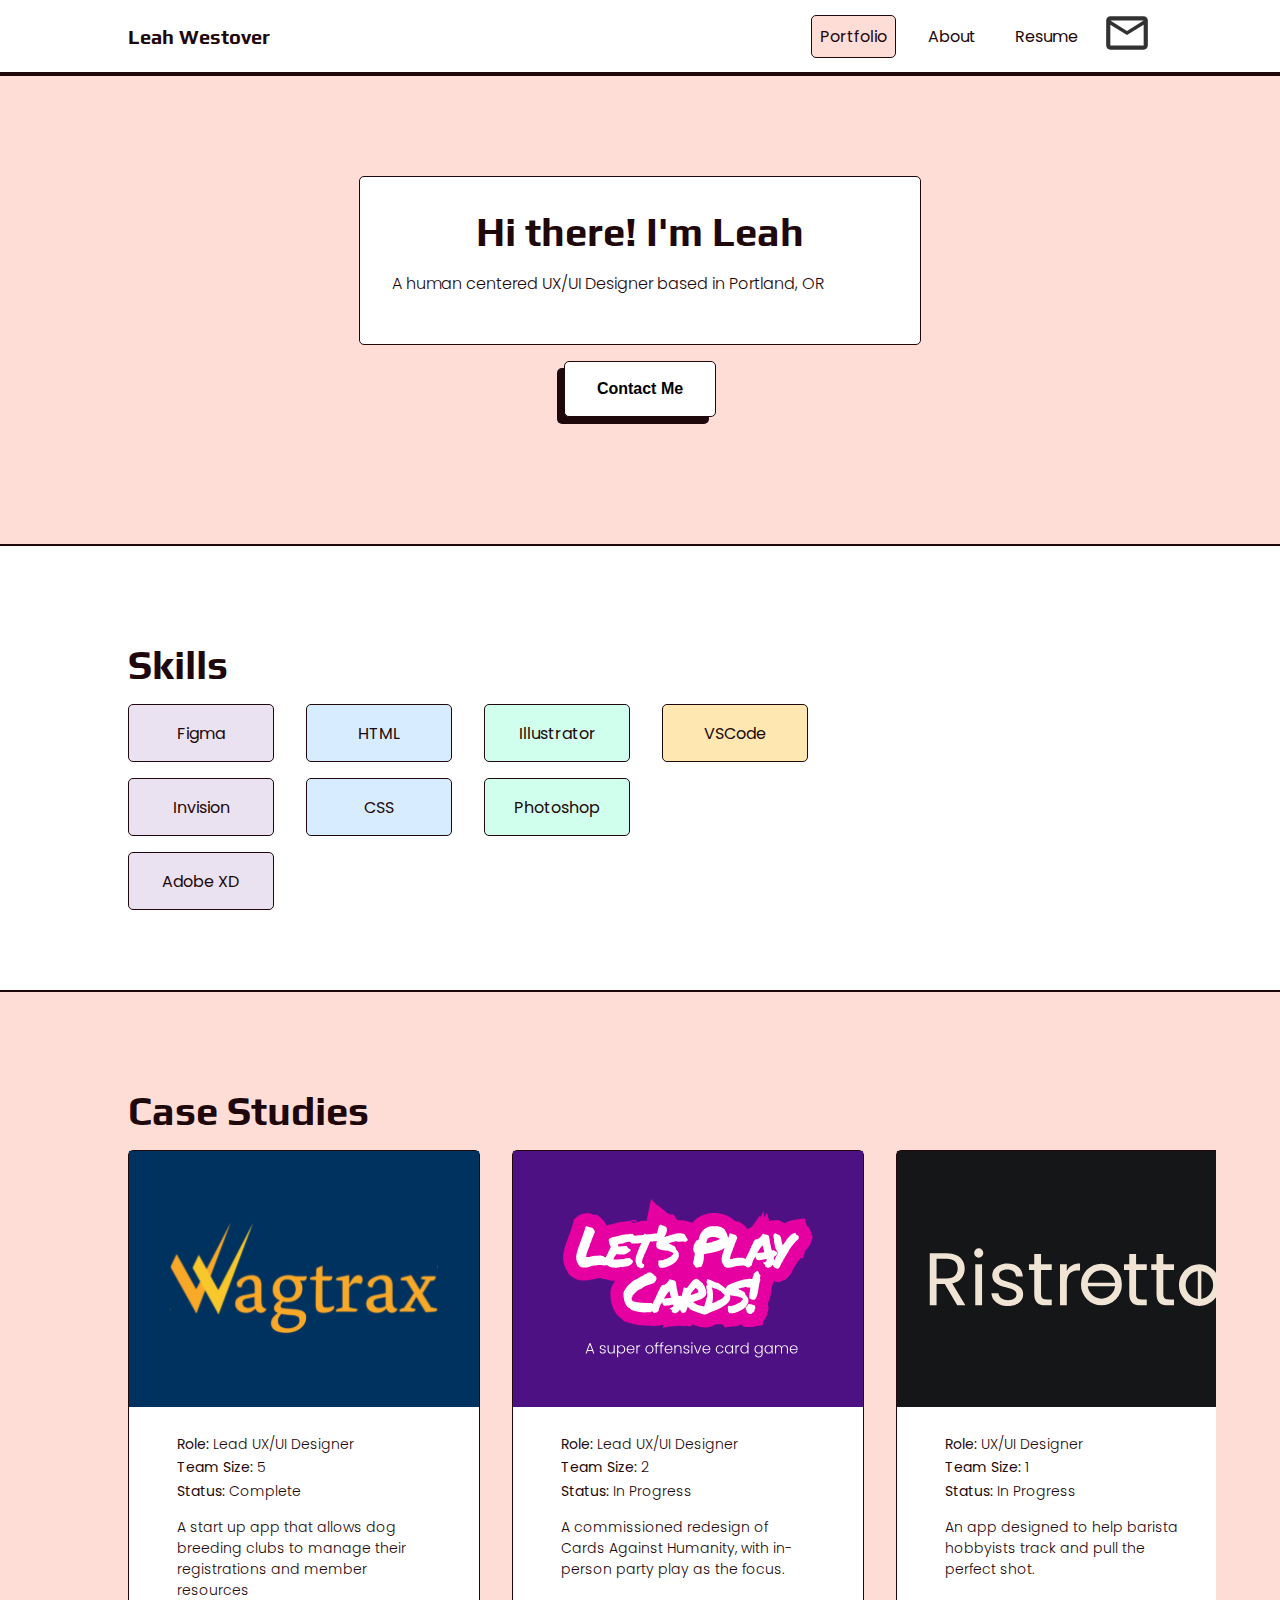
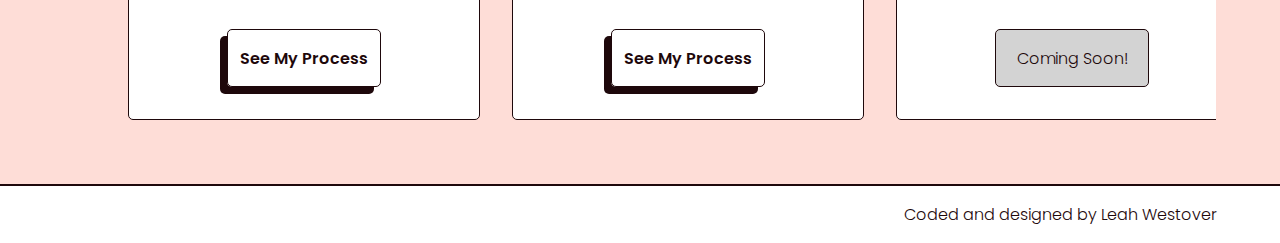
<file: index.html>
<!DOCTYPE html>
<html lang="en">

<head>
	<meta charset="UTF-8">
	<meta name="viewport" content="width=device-width, initial-scale=1.0">
	<meta http-equiv="X-UA-Compatible" content="ie=edge">
	<title>Leah Westover</title>
	<link rel="stylesheet" href="css/main.css">
	<link rel="preconnect" href="https://fonts.googleapis.com">
	<link rel="preconnect" href="https://fonts.gstatic.com" crossorigin>
	<link href="https://fonts.googleapis.com/css2?family=Play:wght@400;700&display=swap" rel="stylesheet">
	<link rel="preconnect" href="https://fonts.googleapis.com">
	<link rel="preconnect" href="https://fonts.gstatic.com" crossorigin>
	<link
		href="https://fonts.googleapis.com/css2?family=Poppins:ital,wght@0,100;0,200;0,300;0,400;0,500;0,600;0,700;0,800;0,900;1,100;1,200;1,300;1,400;1,500;1,600;1,700;1,800;1,900&display=swap"
		rel="stylesheet">
	
</head>

<body>
	
	<nav>
		<div class="navbar">
			<a href="index.html" class="logo">Leah Westover</a>
			<div class="rightcol">
				<ul class="links">
					<a href="index.html"><li class="selectedpage">Portfolio</li></a>
					<a href="about.html"><li>About</li></a>
					<a href="images/Resume.pdf"><li>Resume</li></a>
				</ul>
				<a href="mailto:leahspencewestover@gmail.com"><img class="email" src="images/emailicon.svg"></a>
				<div class="menu-btn">
					<div class="menu-btn__burger">
				</div>
			</div>
		</div>
	</nav>
	
	<div class="menu">
		<ul>
			<li><a href="index.html">Portfolio</a></li>
			<li><a href="about.html">About Me</a></li>
			<li><a href="images/Resume.pdf">Resume</a></li>
			<li><a href="mailto:leahspencewestover@gmail.com">Contact</a></li>
		</ul>
	</div>
	<script src="main.js"></script>
	
	<section class="hero">
		<div class="content">
				<div class="headline">
					<h1>Hi there! I'm Leah</h1>
					<p>A human centered UX/UI Designer based in Portland, OR</p>
				</div>
				<a href="mailto:leahspencewestover@gmail.com"><button class="cta">Contact Me</button></a>
			</div>
		</div>
	</section>
	
	<section class="skills">
		<div class="content">
			<h1>Skills</h1>
				<ul>
					<div class="protoolscol">
						<li class="prototools">Figma</li>
						<li class="prototools">Invision</li>
						<li class="prototools">Adobe XD</li>
					</div>
					<div class="languagescol">
						<li class="languages">HTML</li>
						<li class="languages">CSS</li>
					</div>
					<div class="arttoolscol">
						<li class="arttools">Illustrator</li>
						<li class="arttools">Photoshop</li>
					</div>
					<div class="codingtoolscol">
						<li class="codingtools">VSCode</li>
					</div>
				</ul>
		</div>
	</section>
	
	<section class="casestudies">
		<div class="content">
			<h1>Case Studies</h1>
				<div class="cardscontainer">
					<div class="card" class="casestudy1">
						<div class="cardcontent">
							<img src="images/Wagtrax_logo.svg" alt="Wagtrax" class="CS1">
							<div class="cardtext">
								<div class="overview">
									<p><strong>Role:</strong> Lead UX/UI Designer</p>
									<p><strong>Team Size:</strong> 5</p>
									<p><strong>Status:</strong> Complete</p>
								</div>
								<div class="summary">
									<p>A start up app that allows dog breeding clubs to manage their registrations and member resources</p>
								</div>
							<a href="wagtrax.html" class="caselink">See My Process</a>
							</div>
						</div>
					</div>
					<div class="card" class="casestudy2">
						<div class="cardcontent">
							<img class="CS2" src="images/LPC_Logo.svg" alt="Let's Play Cards! A super offensive card game">
							<div class="cardtext">
								<div class="overview">
									<p><strong>Role:</strong> Lead UX/UI Designer</p>
									<p><strong>Team Size:</strong> 2</p>
									<p><strong>Status:</strong> In Progress</p>
								</div>
								<div class="summary">
								<p>A commissioned redesign of Cards Against Humanity, with in-person party play as the focus.</p>
								</div>
								<a href="#" class="caselink">See My Process</a>
							</div>
						</div>
					</div>
					<div class="card" class="casestudy3">
						<div class="cardcontent">
							<img class="CS3" src="images/Ristretto.svg" alt="Let's Play Cards! A super offensive card game">
							<div class="cardtext">
								<div class="overview">
									<p><strong>Role:</strong> UX/UI Designer</p>
									<p><strong>Team Size:</strong> 1</p>
									<p><strong>Status:</strong> In Progress</p>
								</div>
								<div class="summary">
									<p>An app designed to help barista hobbyists track and pull the perfect shot.</p>
								</div>
								<div class="disabled">Coming Soon!</div>
							</div>
						</div>
					</div>
				</div>
		</div>
	</section>

	<footer>
		<div class="content">
			<p>Coded and designed by Leah Westover</p>
		</div>
	</footer>
</body>
</file>
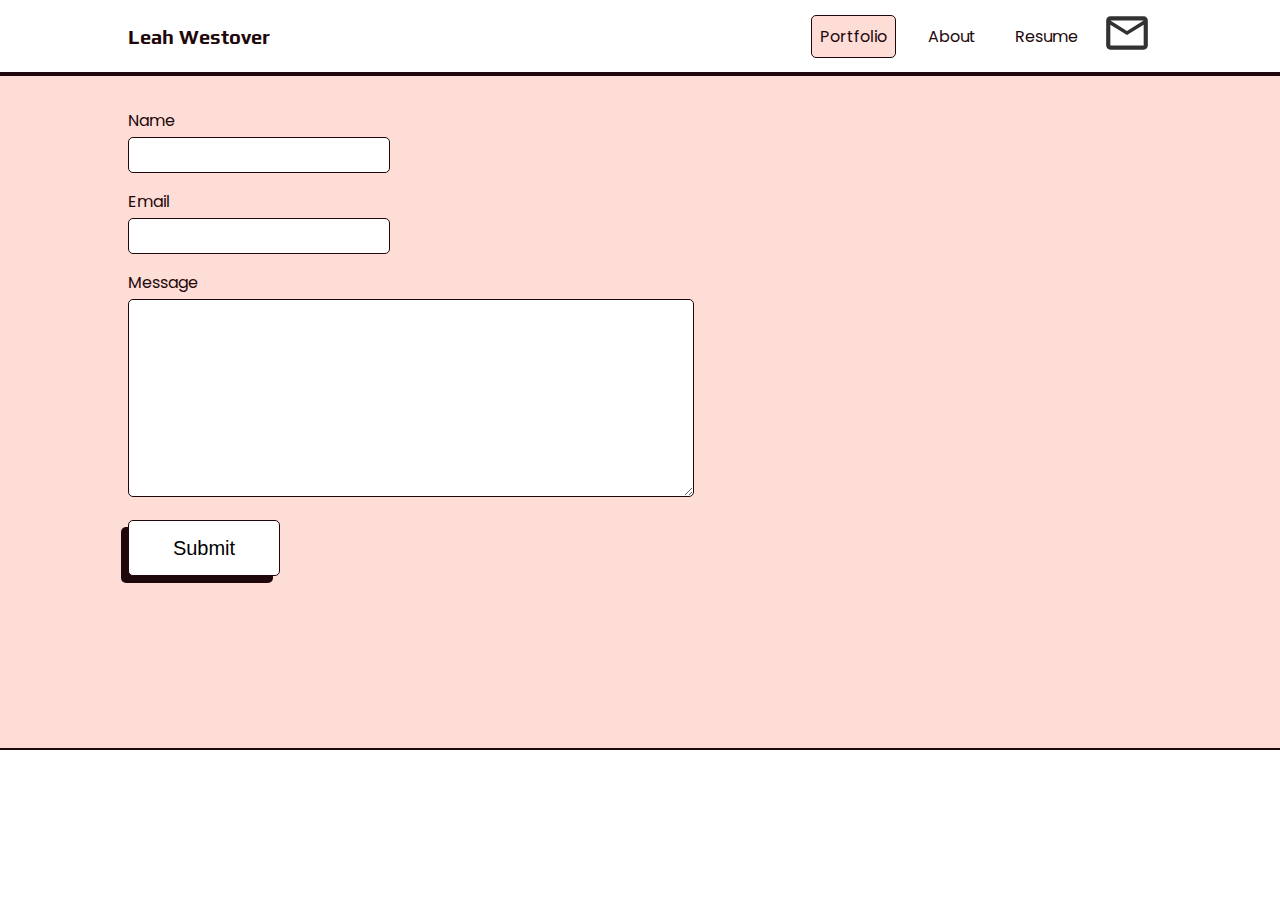
<file: contact.html>
<!DOCTYPE html>
<html lang="en">

<head>
	<meta charset="UTF-8">
	<meta name="viewport" content="width=device-width, initial-scale=1.0">
	<meta http-equiv="X-UA-Compatible" content="ie=edge">
	<title>Leah Westover</title>
	<link rel="stylesheet" href="css/main.css">
	<link rel="preconnect" href="https://fonts.googleapis.com">
	<link rel="preconnect" href="https://fonts.gstatic.com" crossorigin>
	<link href="https://fonts.googleapis.com/css2?family=Play:wght@400;700&display=swap" rel="stylesheet">
	<link rel="preconnect" href="https://fonts.googleapis.com">
	<link rel="preconnect" href="https://fonts.gstatic.com" crossorigin>
	<link
		href="https://fonts.googleapis.com/css2?family=Poppins:ital,wght@0,100;0,200;0,300;0,400;0,500;0,600;0,700;0,800;0,900;1,100;1,200;1,300;1,400;1,500;1,600;1,700;1,800;1,900&display=swap"
		rel="stylesheet">
	
</head>

<body>
	
	<nav>
		<div class="navbar">
			<a href="index.html" class="logo">Leah Westover</a>
			<div class="rightcol">
				<ul class="links">
					<a href="index.html"><li class="selectedpage">Portfolio</li></a>
					<a href="about.html"><li>About</li></a>
					<a href="images/Resume.pdf"><li>Resume</li></a>
				</ul>
				<a href="mailto:leahspencewestover@gmail.com"><img class="email" src="images/emailicon.svg"></a>
				<div class="menu-btn">
					<div class="menu-btn__burger">
				</div>
			</div>
		</div>
	</nav>
	
	<div class="menu">
		<ul>
			<li><a href="index.html">Portfolio</a></li>
			<li><a href="about.html">About Me</a></li>
			<li><a href="images/Resume.pdf">Resume</a></li>
			<li><a href="mailto:leahspencewestover@gmail.com">Contact</a></li>
		</ul>
	</div>
	
	<section class="contact">
		<form>
			<div class="flexfields">
				<div>
					<label for="name">Name</label><br>
					<input type="text" required>
				</div>
				<div>
					<label for="email">Email</label><br>
					<input type="text" required>
				</div>
			</div>
			<div>
			<label for="message">Message</label><br>
			<textarea></textarea>
			</div>
			<button type="submit">Submit</button>
		</form>
	</section>

	<script src="main.js"></script>
</body>
</file>
<file: css/main.css>
:root {
  --primary-color: #1E080B;
  --link-color: #0160B8;
  --pink: #FEDDD7;
  --blue: #D7ECFF;
  --green: #D0FFED;
  --yellow: #FFE7B1;
  --purple: #EAE2F0;
}

html {
  font-size: 16px;
  margin: 0;
  padding: 0;
}

body {
  margin: 0;
  padding: 0;
  width: 100vw;
  height: 100vh;
  font-family: 'Poppins';
  color: var(--primary-color);
  background: white;
  overflow-x: hidden;
}

body h1 {
  font-size: 2.5rem;
  font-family: play;
  font-weight: bold;
  margin: 0;
}

body h2 {
  font-family: play;
  font-weight: regular;
  font-size: 1.875rem;
}

body p {
  font-family: poppins;
  font-weight: 300;
}

body a {
  text-decoration: none;
  color: var(--primary-color);
}

body section {
  width: 100vw;
  height: auto;
  margin: 0;
  padding: 2rem 0 0 0;
  border-bottom: solid 2px var(--primary-color);
}

body section h1 {
  text-align: center;
}

body section .content {
  width: 80vw;
  margin: 4rem auto 4rem auto;
  max-width: 1000px;
}

body section .content img {
  max-width: 80vw;
}

.cta {
  position: relative;
  cursor: pointer;
  background: white;
  font-size: 16px;
  font-weight: 600;
  width: 9.5rem;
  height: 3.5rem;
  border: solid var(--primary-color) 1px;
  border-radius: 5px;
  margin: 1rem auto;
  -webkit-box-shadow: -7px 7px var(--primary-color);
          box-shadow: -7px 7px var(--primary-color);
}

.cta:hover {
  background: var(--yellow);
}

.cta:active {
  -webkit-box-shadow: none;
          box-shadow: none;
  top: 7px;
  left: -7px;
}

nav {
  position: fixed;
  z-index: 1;
  background: white;
  border-bottom: solid var(--primary-color) 4px;
  width: 100vw;
  height: 4.5rem;
}

nav .navbar {
  display: -webkit-box;
  display: -ms-flexbox;
  display: flex;
  width: 80%;
  height: 100%;
  margin: auto;
  max-width: 1200px;
}

nav .navbar .logo {
  color: var(--primary-color);
  width: 200px;
  font-family: play;
  font-weight: bold;
  font-size: 1.25rem;
  text-align: left;
  margin: auto;
}

nav .navbar .rightcol {
  width: 100%;
  margin: auto;
  display: -webkit-box;
  display: -ms-flexbox;
  display: flex;
  -webkit-box-pack: right;
      -ms-flex-pack: right;
          justify-content: right;
}

nav .navbar .rightcol .email {
  position: relative;
}

nav .navbar .rightcol .menu-btn {
  display: -webkit-box;
  display: -ms-flexbox;
  display: flex;
  -webkit-box-pack: right;
      -ms-flex-pack: right;
          justify-content: right;
  -webkit-box-align: center;
      -ms-flex-align: center;
          align-items: center;
  width: 50px;
  height: 50px;
  cursor: pointer;
  -webkit-transition: all .5s ease-in-out;
  transition: all .5s ease-in-out;
}

nav .navbar .rightcol .menu-btn .menu-btn__burger {
  width: 35px;
  height: 4px;
  background: var(--primary-color);
  border-radius: 5px;
  -webkit-transition: all .5s ease-in-out;
  transition: all .5s ease-in-out;
}

nav .navbar .rightcol .menu-btn .menu-btn__burger::before,
nav .navbar .rightcol .menu-btn .menu-btn__burger::after {
  content: '';
  position: absolute;
  width: 35px;
  height: 4px;
  background: var(--primary-color);
  border-radius: 5px;
  -webkit-transition: all .5s ease-in-out;
  transition: all .5s ease-in-out;
}

nav .navbar .rightcol .menu-btn .menu-btn__burger::before {
  -webkit-transform: translateY(-12px);
          transform: translateY(-12px);
}

nav .navbar .rightcol .menu-btn .menu-btn__burger::after {
  -webkit-transform: translateY(12px);
          transform: translateY(12px);
}

nav .navbar .rightcol .menu-btn .menu-btn.open .menu-btn__burger {
  -webkit-transform: translateX(-50px);
          transform: translateX(-50px);
  background: transparent;
}

nav .navbar .rightcol .menu-btn .menu-btn.open .menu-btn__burger::before {
  -webkit-transform: rotate(45deg) translate(35px, -35px);
          transform: rotate(45deg) translate(35px, -35px);
}

nav .navbar .rightcol .menu-btn .menu-btn.open .menu-btn__burger::after {
  -webkit-transform: rotate(-45deg) translate(35px, 35px);
          transform: rotate(-45deg) translate(35px, 35px);
}

nav .navbar .rightcol .links {
  margin: 0 1rem 0 0;
  padding: 0;
  width: 275px;
}

nav .navbar .rightcol li {
  display: -webkit-box;
  display: -ms-flexbox;
  display: flex;
  -webkit-box-pack: justify;
      -ms-flex-pack: justify;
          justify-content: space-between;
  list-style-type: none;
  text-decoration: none;
  color: var(--primary-color);
  padding: .5rem;
}

nav .navbar .rightcol li.selectedpage {
  background: var(--pink);
  border: solid var(--primary-color) 1px;
  border-radius: 5px;
}

nav .navbar .rightcol li:hover:not(.selectedpage) {
  font-weight: 600;
}

.menu {
  display: none;
  position: fixed;
  top: 4.6rem;
  width: 100%;
  height: 100%;
  background: white;
  z-index: 1;
}

.menu ul {
  list-style-type: none;
  margin: auto, 0;
  width: 80%;
  padding-left: 10vw;
}

.menu ul li {
  position: relative;
  font-size: 2rem;
  color: var(--primary-color);
  padding-top: 4rem;
}

footer {
  background: white;
  margin: 0;
  width: 100%;
  height: 3.5rem;
  z-index: 1;
}

footer .content {
  display: -webkit-box;
  display: -ms-flexbox;
  display: flex;
  -webkit-box-pack: right;
      -ms-flex-pack: right;
          justify-content: right;
  -webkit-box-align: center;
      -ms-flex-align: center;
          align-items: center;
  width: 95%;
}

footer .content p {
  text-align: right;
}

/*Home Page specific*/
.hero {
  background: var(--pink);
  border-bottom: solid var(--primary-color) 2px;
  margin: 0;
  padding: 4rem 0 0 0;
  width: 100vw;
  min-height: 480px;
  height: auto;
  display: -webkit-box;
  display: -ms-flexbox;
  display: flex;
  -webkit-box-pack: center;
      -ms-flex-pack: center;
          justify-content: center;
  -webkit-box-align: center;
      -ms-flex-align: center;
          align-items: center;
}

.hero .content {
  display: -webkit-box;
  display: -ms-flexbox;
  display: flex;
  -webkit-box-orient: vertical;
  -webkit-box-direction: normal;
      -ms-flex-direction: column;
          flex-direction: column;
  -webkit-box-pack: center;
      -ms-flex-pack: center;
          justify-content: center;
  -webkit-box-align: center;
      -ms-flex-align: center;
          align-items: center;
  margin: auto;
  width: 80vw;
  max-width: 1200px;
}

.hero .content .headline {
  position: relative;
  width: 80%;
  max-width: 31rem;
  height: auto;
  padding: 2rem;
  background: white;
  border: solid var(--primary-color) 1px;
  border-radius: 5px;
}

.hero .content .headline h1 {
  margin-bottom: .5rem;
}

.skills {
  width: 100vw;
  min-height: 350px;
  height: auto;
  background: white;
  border-bottom: solid var(--primary-color) 2px;
  margin: 0;
}

.skills .content {
  width: 80vw;
  max-width: 1200px;
  margin: auto;
  padding: 4rem 0;
}

.skills .content h1 {
  text-align: left;
}

.skills .content ul {
  margin: 1rem auto;
  padding: 0;
  list-style-type: none;
  width: 80vw;
}

.skills .content ul li {
  width: auto;
  max-width: 20rem;
  height: 3.5rem;
  display: -webkit-box;
  display: -ms-flexbox;
  display: flex;
  -webkit-box-pack: center;
      -ms-flex-pack: center;
          justify-content: center;
  -webkit-box-align: center;
      -ms-flex-align: center;
          align-items: center;
  border: solid var(--primary-color) 1px;
  border-radius: 5px;
  margin: .5rem;
}

.skills .content ul .prototools {
  background: var(--purple);
}

.skills .content ul .languages {
  background: var(--blue);
}

.skills .content ul .arttools {
  background: var(--green);
}

.skills .content ul .codingtools {
  background: var(--yellow);
}

.casestudies {
  background: var(--pink);
  width: 100vw;
  height: auto;
  margin: 0;
  border-bottom: solid 2px var(--primary-color);
}

.casestudies .content {
  width: 80vw;
  margin: auto;
  max-width: 1200px;
  padding: 4rem 0;
}

.casestudies .content h1 {
  text-align: left;
}

.casestudies .content .cardscontainer {
  width: 85vw;
  overflow-x: scroll;
  display: -webkit-box;
  display: -ms-flexbox;
  display: flex;
  -webkit-box-orient: vertical;
  -webkit-box-direction: normal;
      -ms-flex-direction: column;
          flex-direction: column;
}

.casestudies .content .card {
  background: white;
  border: solid var(--primary-color) 1px;
  border-radius: 5px;
  width: auto;
  max-width: 350px;
  height: auto;
  margin: 1rem 0;
}

.casestudies .content .card .cardcontent {
  height: auto;
  width: 350px;
  max-width: 350px;
  display: -webkit-box;
  display: -ms-flexbox;
  display: flex;
  -webkit-box-orient: vertical;
  -webkit-box-direction: normal;
      -ms-flex-direction: column;
          flex-direction: column;
  -webkit-box-pack: center;
      -ms-flex-pack: center;
          justify-content: center;
}

.casestudies .content .card .cardcontent img {
  width: auto;
  max-width: 350px;
  height: 7rem;
  margin: 0;
}

.casestudies .content .card .cardcontent img.CS1 {
  background: #003260;
  padding: 4.5rem 0 4.5rem 0;
}

.casestudies .content .card .cardcontent img.CS2 {
  background: #4E1184;
  height: 10rem;
  padding: 3rem 0 3rem 0;
}

.casestudies .content .card .cardcontent img.CS3 {
  background: #151618;
  padding: 4.5rem 0 4.5rem 0;
}

.casestudies .content .card .cardcontent .cardtext {
  padding: 1.5rem 2rem;
}

.casestudies .content .card .cardcontent .overview {
  line-height: 1.25rem;
  height: 5rem;
}

.casestudies .content .card .cardcontent .summary {
  height: 7rem;
}

.casestudies .content .card .cardcontent .overview, .casestudies .content .card .cardcontent .summary {
  font-size: 14px;
}

.casestudies .content .card .cardcontent .overview p, .casestudies .content .card .cardcontent .summary p {
  margin: .2rem 1rem;
}

.casestudies .content .card .cardcontent .caselink {
  position: relative;
  display: -webkit-box;
  display: -ms-flexbox;
  display: flex;
  -webkit-box-pack: center;
      -ms-flex-pack: center;
          justify-content: center;
  -webkit-box-align: center;
      -ms-flex-align: center;
          align-items: center;
  color: var(--primary-color);
  margin: auto auto .5rem auto;
  cursor: pointer;
  font-size: 1rem;
  font-weight: 600;
  width: 9.5rem;
  height: 3.5rem;
  border: solid var(--primary-color) 1px;
  border-radius: 5px;
  -webkit-box-shadow: -7px 7px var(--primary-color);
          box-shadow: -7px 7px var(--primary-color);
}

.casestudies .content .card .cardcontent .caselink:hover {
  background: var(--yellow);
}

.casestudies .content .card .cardcontent .caselink:active {
  -webkit-box-shadow: none;
          box-shadow: none;
  top: 7px;
  left: -7px;
}

.casestudies .content .card .cardcontent .disabled {
  position: relative;
  display: -webkit-box;
  display: -ms-flexbox;
  display: flex;
  -webkit-box-pack: center;
      -ms-flex-pack: center;
          justify-content: center;
  -webkit-box-align: center;
      -ms-flex-align: center;
          align-items: center;
  color: var(--primary-color);
  background: lightgray;
  margin: auto auto .5rem auto;
  font-size: 1rem;
  font-weight: 300;
  width: 9.5rem;
  height: 3.5rem;
  border: solid var(--primary-color) 1px;
  border-radius: 5px;
}

/*About Page Specific*/
.about {
  background: var(--pink);
  border-bottom: solid var(--primary-color) 2px;
  width: 100vw;
  height: 91vh;
}

.about .content {
  width: 80vw;
  margin: 6rem auto;
  height: auto;
  max-width: 900px;
  background: white;
  border: 1px solid var(--primary-color);
  border-radius: 5px;
  padding: 1.5rem;
}

.about .content img {
  display: none;
}

.about .content .textbox {
  height: auto;
  width: 100%;
}

.about .content ::-webkit-scrollbar {
  width: 17px;
  margin-right: 5px;
}

.about .content ::-webkit-scrollbar-thumb {
  width: 10px;
  border: solid white 5px;
  border-radius: 30px;
  background: gray;
}

.about .content p, .about .content h2 {
  margin: 0 0 0 1rem;
}

.about .content p {
  margin-top: 1rem;
}

/*Wagtrax case study specific*/
.wagtraxpage {
  padding-top: 2rem;
}

.wagtraxpage .squareimage {
  border: solid 1px var(--primary-color);
  border-radius: 5px;
  -webkit-box-shadow: -7px 7px var(--primary-color);
          box-shadow: -7px 7px var(--primary-color);
}

.wagtraxpage .content {
  width: 80vw;
  margin: 2rem auto;
  display: -webkit-box;
  display: -ms-flexbox;
  display: flex;
  -webkit-box-orient: vertical;
  -webkit-box-direction: normal;
      -ms-flex-direction: column;
          flex-direction: column;
  -webkit-box-pack: center;
      -ms-flex-pack: center;
          justify-content: center;
}

.wagtraxpage .content h1 {
  margin: 1rem auto;
}

.wagtraxpage .content h2 {
  font-weight: lighter;
  text-align: center;
}

.wagtraxpage .content img {
  width: 100%;
  margin: 1rem auto;
}

.wagtraxpage .wagtrax p {
  text-align: center;
}

.wagtraxpage .wagtrax img {
  max-width: 800px;
}

.wagtraxpage .overview .content .field {
  margin-bottom: 2rem;
}

.wagtraxpage .overview .content .field .leftcol {
  margin-bottom: -.5rem;
  padding: 0;
}

.wagtraxpage .wagtrax, .wagtraxpage .step1, .wagtraxpage .step3, .wagtraxpage .step5 {
  background: var(--blue);
}

/*Contact Page Specific*/
.contact {
  background: var(--pink);
  position: relative;
  top: 4.76rem;
  min-height: 40rem;
}

.contact form {
  width: 80vw;
  max-width: 1200px;
  margin: auto;
}

.contact form .flexfields {
  display: -webkit-box;
  display: -ms-flexbox;
  display: flex;
  -webkit-box-orient: vertical;
  -webkit-box-direction: normal;
      -ms-flex-direction: column;
          flex-direction: column;
}

.contact form input {
  height: 2rem;
  width: 16rem;
  margin: .25rem 3rem 1rem 0;
  max-width: 1000px;
  border-radius: 5px;
  border: solid 1px var(--primary-color);
}

.contact form textarea {
  margin-top: .25rem;
  width: 70vw;
  max-width: 35rem;
  height: 12rem;
  margin-bottom: 1rem;
  border-radius: 5px;
  border: solid 1px var(--primary-color);
}

.contact form button {
  font-size: 1.25rem;
  background: white;
  width: 9.5rem;
  height: 3.5rem;
  border: solid var(--primary-color) 1px;
  border-radius: 5px;
  -webkit-box-shadow: -7px 7px var(--primary-color);
          box-shadow: -7px 7px var(--primary-color);
  cursor: pointer;
}

@media only screen and (max-width: 800px) {
  html {
    font-size: 14px;
  }
  .links {
    display: none;
  }
}

@media only screen and (min-width: 800px) {
  /*applicable to all pages*/
  .links {
    display: -webkit-box;
    display: -ms-flexbox;
    display: flex;
    -webkit-box-align: center;
        -ms-flex-align: center;
            align-items: center;
    -webkit-box-pack: justify;
        -ms-flex-pack: justify;
            justify-content: space-between;
  }
  .menu-btn, .menu-btn__burger {
    display: none;
    position: absolute;
    top: 0;
    right: 0;
  }
  .menu {
    z-index: -3;
  }
  /*home page specific*/
  .skills .content ul {
    margin: auto;
    display: -webkit-box;
    display: -ms-flexbox;
    display: flex;
  }
  .skills .content ul li {
    width: 9rem;
    margin: 1rem 2rem 1rem 0;
  }
  .casestudies .content .cardscontainer {
    -webkit-box-orient: horizontal;
    -webkit-box-direction: normal;
        -ms-flex-direction: row;
            flex-direction: row;
  }
  .casestudies .content .cardscontainer .card {
    margin: 1rem 2rem 0 0;
  }
  /*wagtrax specfic*/
  .content .field {
    display: -webkit-box;
    display: -ms-flexbox;
    display: flex;
    margin-bottom: 1rem;
  }
  .content .field .leftcol {
    display: -webkit-box;
    display: -ms-flexbox;
    display: flex;
    -webkit-box-align: center;
        -ms-flex-align: center;
            align-items: center;
    margin: 0;
    width: 8rem;
  }
  .content .field .rightcol {
    width: 100%;
  }
  .content .field .rightcol ul {
    list-style-type: none;
  }
  /*about page specfic*/
  .about .content {
    display: -webkit-box;
    display: -ms-flexbox;
    display: flex;
    -webkit-box-orient: horizontal;
    -webkit-box-direction: normal;
        -ms-flex-direction: row;
            flex-direction: row;
  }
  .about .content img {
    display: block;
    text-align: center;
    border: solid var(--primary-color) 1px;
    border-radius: 5px;
    width: auto;
    max-height: 30rem;
    margin: 0 2rem 0 0;
  }
  .about .content .textbox {
    font-size: 14px;
    display: block;
    width: 100%;
    height: 30rem;
    overflow-y: scroll;
  }
}
/*# sourceMappingURL=main.css.map */
</file>
